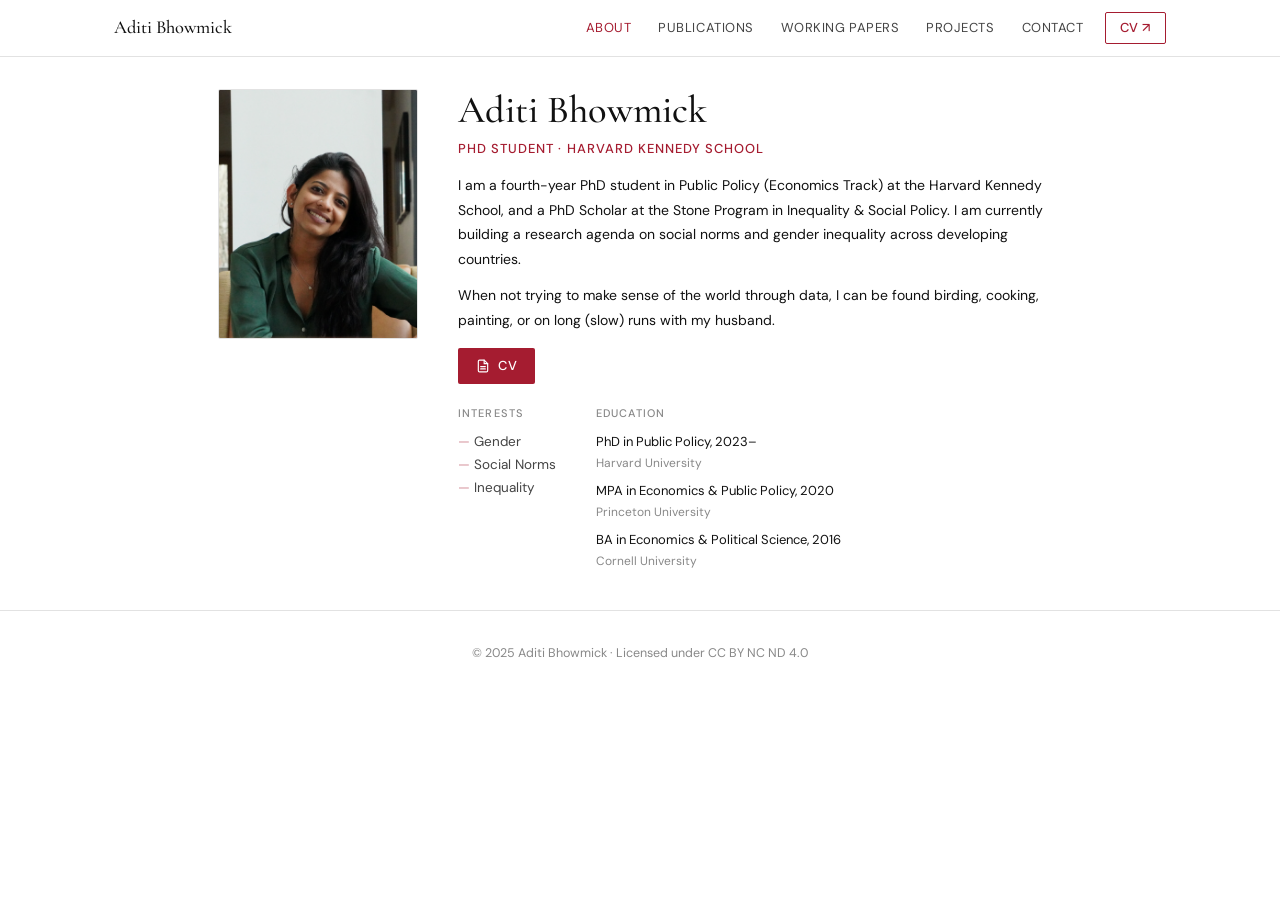
<file: index.html>
<!DOCTYPE html>
<html lang="en">
<head>
<meta charset="UTF-8">
<meta name="viewport" content="width=device-width, initial-scale=1.0">
<title>Aditi Bhowmick</title>
<link rel="preconnect" href="https://fonts.googleapis.com">
<link rel="preconnect" href="https://fonts.gstatic.com" crossorigin>
<link href="https://fonts.googleapis.com/css2?family=Cormorant+Garamond:ital,wght@0,400;0,500;0,600;1,400;1,500&family=DM+Sans:wght@300;400;500&display=swap" rel="stylesheet">
<style>
  *, *::before, *::after { box-sizing: border-box; margin: 0; padding: 0; }

  :root {
    --bg: #ffffff;
    --surface: #f5f5f5;
    --ink: #111111;
    --ink-muted: #444444;
    --ink-light: #888888;
    --accent: #A51C30;
    --accent-dark: #8a1525;
    --border: #e2e2e2;
    --border-strong: #bbbbbb;
    --serif: 'Cormorant Garamond', Georgia, serif;
    --sans: 'DM Sans', system-ui, sans-serif;
  }

  body {
    background: var(--bg);
    color: var(--ink);
    font-family: var(--sans);
    font-size: 15px;
    line-height: 1.7;
    -webkit-font-smoothing: antialiased;
  }

  /* NAV */
  nav {
    position: sticky;
    top: 0;
    z-index: 100;
    background: rgba(255,255,255,0.97);
    backdrop-filter: blur(8px);
    border-bottom: 1px solid var(--border);
  }

  .nav-inner {
    max-width: 1100px;
    margin: 0 auto;
    padding: 0 1.5rem;
    display: flex;
    align-items: center;
    justify-content: space-between;
    height: 56px;
  }

  .nav-name {
    font-family: var(--serif);
    font-size: 1.15rem;
    font-weight: 500;
    color: var(--ink);
    text-decoration: none;
    cursor: pointer;
    white-space: nowrap;
  }

  .nav-links {
    display: flex;
    align-items: center;
    list-style: none;
  }

  .nav-links a {
    display: block;
    padding: 0 0.85rem;
    font-size: 13px;
    font-weight: 400;
    letter-spacing: 0.04em;
    text-transform: uppercase;
    color: var(--ink-muted);
    text-decoration: none;
    cursor: pointer;
    transition: color 0.15s;
  }

  .nav-links a:hover,
  .nav-links a.active { color: var(--accent); }

  .nav-links .cv-link a {
    color: var(--accent);
    border: 1px solid var(--accent);
    border-radius: 2px;
    padding: 4px 14px;
    margin-left: 0.5rem;
    font-weight: 500;
    transition: background 0.15s, color 0.15s;
  }

  .nav-links .cv-link a:hover {
    background: var(--accent);
    color: #fff;
  }

  .hamburger {
    display: none;
    flex-direction: column;
    gap: 5px;
    cursor: pointer;
    background: none;
    border: none;
    padding: 6px;
  }

  .hamburger span {
    display: block;
    width: 22px;
    height: 1.5px;
    background: var(--ink);
    transition: all 0.25s;
    transform-origin: center;
  }

  .hamburger.open span:nth-child(1) { transform: translateY(6.5px) rotate(45deg); }
  .hamburger.open span:nth-child(2) { opacity: 0; transform: scaleX(0); }
  .hamburger.open span:nth-child(3) { transform: translateY(-6.5px) rotate(-45deg); }

  .mobile-menu {
    display: none;
    position: fixed;
    top: 56px; left: 0; right: 0; bottom: 0;
    background: #fff;
    z-index: 99;
    flex-direction: column;
    align-items: center;
    justify-content: center;
    gap: 2rem;
  }

  .mobile-menu.open { display: flex; }

  .mobile-menu a {
    font-family: var(--serif);
    font-size: 2rem;
    font-weight: 500;
    color: var(--ink);
    text-decoration: none;
    cursor: pointer;
    transition: color 0.15s;
  }

  .mobile-menu a:hover { color: var(--accent); }

  /* PAGES */
  .page {
    display: none;
    max-width: 1100px;
    margin: 0 auto;
    padding: 2rem 10%;
    animation: fadein 0.2s ease;
  }

  .page.active { display: block; }

  #page-about.active {
    display: grid;
    grid-template-columns: 200px 1fr;
    gap: 2.5rem;
    align-items: start;
    direction: ltr;
  }

  @keyframes fadein {
    from { opacity: 0; transform: translateY(6px); }
    to   { opacity: 1; transform: translateY(0); }
  }

  /* ABOUT */
  .hero-photo {
    width: 200px;
    height: 250px;
    border-radius: 2px;
    object-fit: cover;
    object-position: center top;
    border: 1px solid var(--border);
    display: block;
  }
  .hero-text h1 {
    font-family: var(--serif);
    font-size: 2.4rem;
    font-weight: 500;
    line-height: 1.1;
    margin-bottom: 0.4rem;
  }

  .hero-subtitle {
    font-size: 13px;
    letter-spacing: 0.08em;
    text-transform: uppercase;
    color: var(--accent);
    font-weight: 500;
    margin-bottom: 0.85rem;
  }

  .hero-bio {
   font-size: 14px;
   line-height: 1.75;
   max-width: 600px;
   margin-bottom: 0.75rem;
  }

  .cv-btn {
    display: inline-flex;
    align-items: center;
    gap: 0.5rem;
    margin: 0.25rem 0 1.25rem;
    padding: 7px 18px;
    background: var(--accent);
    color: #fff;
    font-family: var(--sans);
    font-size: 13px;
    font-weight: 500;
    letter-spacing: 0.05em;
    text-transform: uppercase;
    text-decoration: none;
    border-radius: 2px;
    transition: background 0.15s;
  }

  .cv-btn:hover { background: var(--accent-dark); }

  .hero-meta { display: flex; gap: 2.5rem; flex-wrap: wrap; }

  .hero-meta-group h4 {
    font-size: 11px;
    text-transform: uppercase;
    letter-spacing: 0.1em;
    color: var(--ink-light);
    margin-bottom: 0.5rem;
    font-weight: 500;
  }

  .hero-meta-group ul { list-style: none; font-size: 13.5px; color: var(--ink-muted); }
  .hero-meta-group ul li::before { content: '— '; color: var(--accent); opacity: 0.5; }

  .edu-item { margin-bottom: 0.4rem; }
  .edu-item .degree { font-size: 13px; color: var(--ink); }
  .edu-item .school { font-size: 12px; color: var(--ink-light); }

  /* SECTION HEADER */
  .section-header {
    display: flex;
    align-items: baseline;
    gap: 1rem;
    margin-bottom: 2.5rem;
  }

  .section-title {
    font-family: var(--serif);
    font-size: 2rem;
    font-weight: 500;
    white-space: nowrap;
  }

  .section-line { flex: 1; height: 1px; background: var(--border); }

  /* PUBLICATIONS */
  .pub-list { display: flex; flex-direction: column; }

  .pub-item {
    display: grid;
    grid-template-columns: 1fr auto;
    align-items: start;
    gap: 1rem;
    padding: 1.5rem 0;
    border-bottom: 1px solid var(--border);
  }

  .pub-item:first-child { border-top: 1px solid var(--border); }

  .pub-journal {
    font-size: 11px;
    font-weight: 500;
    text-transform: uppercase;
    letter-spacing: 0.1em;
    color: var(--accent);
    margin-bottom: 0.35rem;
  }

  .pub-title {
    font-family: var(--serif);
    font-size: 1.2rem;
    font-weight: 500;
    line-height: 1.35;
    margin-bottom: 0.4rem;
  }

  .pub-title a { color: var(--ink); text-decoration: none; transition: color 0.15s; }
  .pub-title a:hover { color: var(--accent); }

  .pub-authors { font-size: 13px; color: var(--ink-light); margin-bottom: 0.6rem; }
  .pub-links { display: flex; gap: 0.5rem; flex-wrap: wrap; }

  .pub-link {
    font-size: 11.5px;
    font-weight: 500;
    letter-spacing: 0.04em;
    text-transform: uppercase;
    padding: 3px 10px;
    border: 1px solid var(--border-strong);
    border-radius: 2px;
    color: var(--ink-muted);
    text-decoration: none;
    transition: all 0.15s;
  }

  .pub-link:hover { border-color: var(--accent); color: var(--accent); }

  .pub-year {
    font-family: var(--serif);
    font-size: 1.5rem;
    color: var(--border-strong);
    font-weight: 400;
    white-space: nowrap;
  }

  /* WORKING PAPERS */
  .wp-grid {
    display: grid;
    grid-template-columns: repeat(auto-fill, minmax(280px, 1fr));
    gap: 1.5rem;
  }

  .wp-card {
    border: 1px solid var(--border);
    border-radius: 2px;
    padding: 1.5rem;
    transition: border-color 0.2s, transform 0.2s;
  }

  .wp-card:hover { border-color: var(--accent); transform: translateY(-2px); }

  .wp-status {
    display: inline-block;
    font-size: 10.5px;
    font-weight: 500;
    text-transform: uppercase;
    letter-spacing: 0.08em;
    padding: 2px 8px;
    border-radius: 1px;
    margin-bottom: 0.75rem;
  }

  .wp-status.submitted  { background: rgba(165,28,48,0.06); color: var(--accent); border: 1px solid rgba(165,28,48,0.2); }
  .wp-status.ongoing    { background: #f5f5f5; color: var(--ink-muted); border: 1px solid var(--border); }
  .wp-status.forthcoming{ background: #f5f5f5; color: #2a6e2a; border: 1px solid #c0d8c0; }

  .wp-title { font-family: var(--serif); font-size: 1.1rem; font-weight: 500; line-height: 1.35; margin-bottom: 0.5rem; }
  .wp-title a { color: var(--ink); text-decoration: none; transition: color 0.15s; }
  .wp-title a:hover { color: var(--accent); }
  .wp-authors { font-size: 12.5px; color: var(--ink-light); }

  /* PROJECTS */
  .projects-grid {
    display: grid;
    grid-template-columns: repeat(auto-fill, minmax(240px, 1fr));
    gap: 1.25rem;
  }

  .project-card {
    border: 1px solid var(--border);
    border-radius: 2px;
    overflow: hidden;
    transition: border-color 0.2s, transform 0.2s;
    text-decoration: none;
    color: inherit;
    display: block;
  }

  .project-card:hover { border-color: var(--accent); transform: translateY(-2px); }

  .project-img { width: 100%; height: 130px; object-fit: cover; display: block; background: var(--surface); }
  .project-body { padding: 1rem 1.15rem; }

  .project-tag {
    font-size: 10.5px;
    font-weight: 500;
    text-transform: uppercase;
    letter-spacing: 0.08em;
    color: var(--accent);
    opacity: 0.75;
    margin-bottom: 0.3rem;
  }

  .project-title { font-family: var(--serif); font-size: 1.05rem; font-weight: 500; line-height: 1.3; color: var(--ink); margin-bottom: 0.3rem; }
  .project-sub { font-size: 12.5px; color: var(--ink-light); line-height: 1.5; }

  /* CONTACT */
  .contact-grid {
    display: grid;
    grid-template-columns: 1fr 1fr;
    gap: 3rem;
    align-items: start;
  }

  .contact-blurb { font-family: var(--serif); font-size: 1.5rem; line-height: 1.5; color: var(--ink); }
  .contact-links { display: flex; flex-direction: column; gap: 1rem; padding-top: 0.5rem; }

  .contact-link {
    display: flex;
    align-items: center;
    gap: 0.75rem;
    text-decoration: none;
    color: var(--ink-muted);
    font-size: 14px;
    transition: color 0.15s;
  }

  .contact-link:hover { color: var(--accent); }

  .contact-icon {
    width: 32px; height: 32px;
    border: 1px solid var(--border-strong);
    border-radius: 2px;
    display: flex; align-items: center; justify-content: center;
    flex-shrink: 0;
  }

  footer {
    border-top: 1px solid var(--border);
    text-align: center;
    padding: 2rem 1.5rem;
    font-size: 12.5px;
    color: var(--ink-light);
  }

  /* RESPONSIVE */
  @media (max-width: 700px) {
    .nav-links { display: none; }
    .hamburger { display: flex; }

    #page-about.active { grid-template-columns: 1fr; padding: 2.5rem 1.25rem; gap: 1.75rem; }
    .hero-photo { width: 110px; height: 110px; }
    .hero-text h1 { font-size: 2.2rem; }
    .hero-meta { flex-direction: column; gap: 1.5rem; }
    .page { padding: 2.5rem 1.25rem; }
    .section-title { font-size: 1.6rem; }
    .pub-item { grid-template-columns: 1fr; }
    .pub-year { display: none; }
    .contact-grid { grid-template-columns: 1fr; gap: 1.75rem; }
  }
</style>
</head>
<body>

<nav>
  <div class="nav-inner">
    <a class="nav-name" onclick="showPage('about')">Aditi Bhowmick</a>
    <ul class="nav-links">
      <li><a onclick="showPage('about')" data-page="about" class="active">About</a></li>
      <li><a onclick="showPage('publications')" data-page="publications">Publications</a></li>
      <li><a onclick="showPage('wp')" data-page="wp">Working Papers</a></li>
      <li><a onclick="showPage('projects')" data-page="projects">Projects</a></li>
      <li><a onclick="showPage('contact')" data-page="contact">Contact</a></li>
      <li class="cv-link"><a href="https://aditib738.github.io/mywebsite/Aditi_CV.pdf" target="_blank" rel="noopener">CV ↗</a></li>
    </ul>
    <button class="hamburger" id="hamburger" aria-label="Toggle menu">
      <span></span><span></span><span></span>
    </button>
  </div>
</nav>

<div class="mobile-menu" id="mobile-menu">
  <a onclick="showPage('about');closeMobile()">About</a>
  <a onclick="showPage('publications');closeMobile()">Publications</a>
  <a onclick="showPage('wp');closeMobile()">Working Papers</a>
  <a onclick="showPage('projects');closeMobile()">Projects</a>
  <a onclick="showPage('contact');closeMobile()">Contact</a>
  <a href="https://aditib738.github.io/mywebsite/Aditi_CV.pdf" target="_blank" rel="noopener">CV ↗</a>
</div>

<!-- ABOUT -->
<section id="page-about" class="page active">
  <img class="hero-photo" src="avatar.jpg" alt="Aditi Bhowmick" onerror="this.style.background='#e2e2e2';this.removeAttribute('src')"/>
  <div class="hero-text">
    <h1>Aditi Bhowmick</h1>
    <p class="hero-subtitle">PhD Student · Harvard Kennedy School</p>
    <p class="hero-bio">
      I am a  fourth-year PhD student in Public Policy (Economics Track) at the Harvard Kennedy School,
      and a PhD Scholar at the Stone Program in Inequality &amp; Social Policy.
      I am currently building a research agenda on social norms and gender inequality
      across developing countries.
    </p>
    <p class="hero-bio">
      When not trying to make sense of the world through data, I can be found birding, cooking, painting,
      or on long (slow) runs with my husband.
    </p>
    <a class="cv-btn" href="https://aditib738.github.io/mywebsite/Aditi_CV.pdf" target="_blank" rel="noopener">
      <svg width="14" height="14" viewBox="0 0 24 24" fill="none" stroke="currentColor" stroke-width="2" stroke-linecap="round" stroke-linejoin="round"><path d="M14 2H6a2 2 0 0 0-2 2v16a2 2 0 0 0 2 2h12a2 2 0 0 0 2-2V8z"/><polyline points="14 2 14 8 20 8"/><line x1="16" y1="13" x2="8" y2="13"/><line x1="16" y1="17" x2="8" y2="17"/></svg>
      CV
    </a>
    <div class="hero-meta">
      <div class="hero-meta-group">
        <h4>Interests</h4>
        <ul>
          <li>Gender</li>
          <li>Social Norms</li>
          <li>Inequality</li>
        </ul>
      </div>
      <div class="hero-meta-group">
        <h4>Education</h4>
        <div class="edu-item">
          <div class="degree">PhD in Public Policy, 2023–</div>
          <div class="school">Harvard University</div>
        </div>
        <div class="edu-item">
          <div class="degree">MPA in Economics &amp; Public Policy, 2020</div>
          <div class="school">Princeton University</div>
        </div>
        <div class="edu-item">
          <div class="degree">BA in Economics &amp; Political Science, 2016</div>
          <div class="school">Cornell University</div>
        </div>
      </div>
    </div>
  </div>
</section>

<!-- PUBLICATIONS -->
<section id="page-publications" class="page">
  <div class="section-header">
    <h2 class="section-title">Publications</h2>
    <div class="section-line"></div>
  </div>
  <div class="pub-list">

    <div class="pub-item">
      <div>
        <div class="pub-journal">HKS Center for International Development: Development Reimagined</div>
        <div class="pub-title"><a href="https://www.aditibhowmick.com/publication/cid/cid.pdf" target="_blank" rel="noopener">Social Norms: The Invisible Inputs and Outputs of Development Policy</a></div>
        <div class="pub-authors">Aditi Bhowmick and Eliana La Ferrara</div>
        <div class="pub-links">
          <a class="pub-link" href="https://drive.google.com/file/d/1aIdAx_H-02E2ELmxfIB3yHmuHRXZCWuo/view?usp=sharing" target="_blank" rel="noopener">Link</a>
          <a class="pub-link" href="https://www.hks.harvard.edu/centers/cid/publications/development-reimagined" target="_blank" rel="noopener">Media</a>
        </div>
      </div>
      <div class="pub-year">2026</div>
    </div>
    
    <div class="pub-item">
      <div>
        <div class="pub-journal">The Review of Economics and Statistics</div>
        <div class="pub-title"><a href="https://www.aditibhowmick.com/publication/just/just.pdf" target="_blank" rel="noopener">In-group bias in the Indian judiciary: Evidence from 5 million criminal cases</a></div>
        <div class="pub-authors">Elliott Ash, Sam Asher, Aditi Bhowmick, Sandeep Bhupatiraju, Daniel Chen, Tanaya Devi, Christoph Goessmann, Paul Novosad, Bilal Siddiqui</div>
        <div class="pub-links">
          <a class="pub-link" href="https://www.aditibhowmick.com/publication/just/just.pdf" target="_blank" rel="noopener">PDF</a>
          <a class="pub-link" href="https://github.com/devdatalab/paper-justice" target="_blank" rel="noopener">Code</a>
          <a class="pub-link" href="https://www.devdatalab.org/judicial-data" target="_blank" rel="noopener">Dataset</a>
          <a class="pub-link" href="https://indianexpress.com/article/india/district-courts-order-gender-religion-bias-7181919/" target="_blank" rel="noopener">Media</a>
        </div>
      </div>
      <div class="pub-year">2023</div>
    </div>

    <div class="pub-item">
      <div>
        <div class="pub-journal">Journal of Labor Research</div>
        <div class="pub-title"><a href="https://link.springer.com/article/10.1007/s12122-022-09339-w" target="_blank" rel="noopener">English Proficiency, Gender and the Occupations of Childhood Immigrants in the US</a></div>
        <div class="pub-authors">Alicia Adsera, Aditi Bhowmick</div>
        <div class="pub-links">
          <a class="pub-link" href="https://link.springer.com/article/10.1007/s12122-022-09339-w" target="_blank" rel="noopener">Article</a>
        </div>
      </div>
      <div class="pub-year">2022</div>
    </div>

    <div class="pub-item">
      <div>
        <div class="pub-journal">Science</div>
        <div class="pub-title"><a href="https://www.aditibhowmick.com/publication/science/science.pdf" target="_blank" rel="noopener">COVID mortality in India: National survey data and health facility deaths</a></div>
        <div class="pub-authors">Prabhat Jha, Yashwant Deshmukh, Chinmay Tumbe, Wilson Suraweera, Aditi Bhowmick, et al.</div>
        <div class="pub-links">
          <a class="pub-link" href="https://www.aditibhowmick.com/publication/science/science.pdf" target="_blank" rel="noopener">PDF</a>
          <a class="pub-link" href="https://www.devdatalab.org/covid" target="_blank" rel="noopener">Dataset</a>
        </div>
      </div>
      <div class="pub-year">2022</div>
    </div>

    <div class="pub-item">
      <div>
        <div class="pub-journal">India Policy Forum</div>
        <div class="pub-title"><a href="https://www.aditibhowmick.com/publication/ipf/ipf.pdf" target="_blank" rel="noopener">Big, Open Data for Development: A Vision for India</a></div>
        <div class="pub-authors">Sam Asher, Aditi Bhowmick, Alison Campion, Tobias Lunt, Paul Novosad</div>
        <div class="pub-links">
          <a class="pub-link" href="https://www.aditibhowmick.com/publication/ipf/ipf.pdf" target="_blank" rel="noopener">PDF</a>
          <a class="pub-link" href="https://www.youtube.com/watch?v=_bH61Dktr70&t=8s" target="_blank" rel="noopener">Video</a>
        </div>
      </div>
      <div class="pub-year">2021</div>
    </div>

  </div>
</section>

<!-- WORKING PAPERS -->
<section id="page-wp" class="page">
  <div class="section-header">
    <h2 class="section-title">Working Papers</h2>
    <div class="section-line"></div>
  </div>
  <div class="wp-grid">

    <div class="wp-card">
      <span class="wp-status ongoing">Field Experiment: Data collection complete</span>
      <div class="wp-title"><a href="https://www.povertyactionlab.org/initiative-project/jobs-future-and-gender-norms-india" target="_blank" rel="noopener">Jobs of the Future and Gender Norms in India</a></div>
      <div class="wp-authors">Aditi Bhowmick · 2026</div>
    </div>

    <div class="wp-card">
      <span class="wp-status submitted">Revise and Resubmit at World Development</span>
      <div class="wp-title"><a href="https://papers.ssrn.com/sol3/papers.cfm?abstract_id=5591317" target="_blank" rel="noopener">Productivity Shocks in a Social Context: Divergent Gender Effects of Rural Electrification in India </a></div>
      <div class="wp-authors">Aditi Bhowmick · 2026</div>
    </div>

    <div class="wp-card">
      <span class="wp-status ongoing">Working Paper</span>
      <div class="wp-title"><a href="https://www.aditibhowmick.com/wp/cd/" target="_blank" rel="noopener">Cultural Capital and Economic Opportunity</a></div>
      <div class="wp-authors">Sam Asher, Aditi Bhowmick, Maurizio Bussolo, Vidisha Mehta, Paul Novosad · 2026</div>
    </div>

    <div class="wp-card">
      <span class="wp-status ongoing">Working Paper</span>
      <div class="wp-title"><a href="https://paulnovosad.com/pdf/fuma.pdf" target="_blank" rel="noopener">The Female Urban Mobility Advantage in South Asia</a></div>
      <div class="wp-authors">Sam Asher, Aditi Bhowmick, Maurizio Bussolo, Paul Novosad, Jonah Rexer, Sara Sethia · 2026</div>
    </div>

  </div>
</section>

<!-- PROJECTS -->
<section id="page-projects" class="page">
  <div class="section-header">
    <h2 class="section-title">Policy</h2>
    <div class="section-line"></div>
  </div>
  <div class="projects-grid">

    <a class="project-card" href="https://the1991project.com/essays/maiden-india-story-india-pre-and-post-1991-29-year-old-female-gaze" target="_blank" rel="noopener">
      <img class="project-img" src="img/maiden.png" alt="Maiden India" loading="lazy">
      <div class="project-body">
        <div class="project-tag">Passion Project</div>
        <div class="project-title">Maiden India</div>
        <div class="project-sub">A story of India pre and post 1991 from a 29-year-old female gaze</div>
      </div>
    </a>

    <a class="project-card" href="https://openknowledge.worldbank.org/entities/publication/74975221-7215-4687-aee8-9e881086cd60" target="_blank" rel="noopener">
      <img class="project-img" src="img/mob.jpg" alt="Map for Equitable Growth" loading="lazy">
      <div class="project-body">
        <div class="project-tag">Policy</div>
        <div class="project-title">A Map for Equitable Growth in South Asia</div>
        <div class="project-sub">Joint work with the World Bank SARCE</div>
      </div>
    </a>

    <a class="project-card" href="https://pubdocs.worldbank.org/en/645971613651626018/Economic-Effects-of-COVID19-Rapid-Rural-Surveys.pdf" target="_blank" rel="noopener">
      <img class="project-img" src="img/covid.png" alt="COVID rural households" loading="lazy">
      <div class="project-body">
        <div class="project-tag">Policy</div>
        <div class="project-title">Effects of COVID-19 on Rural Households in India</div>
        <div class="project-sub">Joint work with the World Bank and ID Insight</div>
      </div>
    </a>

    <a class="project-card" href="https://bhowmick-34728.medium.com/showmethewomen-makers-of-modern-india-623c6596129a" target="_blank" rel="noopener">
      <img class="project-img" src="img/women.png" alt="Show me the Women" loading="lazy">
      <div class="project-body">
        <div class="project-tag">Passion Project</div>
        <div class="project-title">Show me the Women</div>
        <div class="project-sub">A blog series on Indian female economists and policy-makers</div>
      </div>
    </a>

    <a class="project-card" href="https://aditib738.github.io/mywebsite/China%20BRI%20Workshop%20Report_Final_%202020.pdf" target="_blank" rel="noopener">
      <img class="project-img" src="img/china.png" alt="China BRI" loading="lazy">
      <div class="project-body">
        <div class="project-tag">Policy</div>
        <div class="project-title">China's Belt and Road Initiative</div>
        <div class="project-sub">Workshop report with Alex Entz, Pat Farrell, and collaborators</div>
      </div>
    </a>

    <a class="project-card" href="https://www.ideasforindia.in/topics/governance/digging-for-dirt-rent-seeking-among-elected-politicians-in-india-s-mineral-belt.html" target="_blank" rel="noopener">
      <img class="project-img" src="img/media.jpg" alt="Media" loading="lazy">
      <div class="project-body">
        <div class="project-tag">Media</div>
        <div class="project-title">Media</div>
        <div class="project-sub">Policy-relevant op-eds across media outlets</div>
      </div>
    </a>

  </div>
</section>

<!-- CONTACT -->
<section id="page-contact" class="page">
  <div class="section-header">
    <h2 class="section-title">Contact</h2>
    <div class="section-line"></div>
  </div>
  <div class="contact-grid">
    <p class="contact-blurb">
      I'm always happy to hear from researchers across disciplines, potential collaborators, or anyone passionate about gender and economics in South Asia.
    </p>
    <div class="contact-links">
      <a class="contact-link" href="mailto:aditib@alumni.princeton.edu">
        <div class="contact-icon">
          <svg width="14" height="14" viewBox="0 0 24 24" fill="none" stroke="currentColor" stroke-width="1.5" stroke-linecap="round" stroke-linejoin="round"><rect x="2" y="4" width="20" height="16" rx="2"/><path d="m22 7-8.97 5.7a1.94 1.94 0 0 1-2.06 0L2 7"/></svg>
        </div>
        aditib@alumni.princeton.edu
      </a>
      <a class="contact-link" href="https://twitter.com/AditiBhowmick18" target="_blank" rel="noopener">
        <div class="contact-icon">
          <svg width="14" height="14" viewBox="0 0 24 24" fill="currentColor"><path d="M18.244 2.25h3.308l-7.227 8.26 8.502 11.24H16.17l-5.214-6.817L4.99 21.75H1.68l7.73-8.835L1.254 2.25H8.08l4.713 6.231zm-1.161 17.52h1.833L7.084 4.126H5.117z"/></svg>
        </div>
        @AditiBhowmick18
      </a>
      <a class="contact-link" href="https://aditib738.github.io/mywebsite/Aditi_CV.pdf" target="_blank" rel="noopener">
        <div class="contact-icon">
          <svg width="14" height="14" viewBox="0 0 24 24" fill="none" stroke="currentColor" stroke-width="1.5" stroke-linecap="round" stroke-linejoin="round"><path d="M14 2H6a2 2 0 0 0-2 2v16a2 2 0 0 0 2 2h12a2 2 0 0 0 2-2V8z"/><polyline points="14 2 14 8 20 8"/><line x1="16" y1="13" x2="8" y2="13"/><line x1="16" y1="17" x2="8" y2="17"/></svg>
        </div>
        Download CV
      </a>
    </div>
  </div>
</section>

<footer>
  © 2025 Aditi Bhowmick · Licensed under CC BY NC ND 4.0
</footer>

<script>
  function showPage(id) {
    document.querySelectorAll('.page').forEach(p => p.classList.remove('active'));
    document.querySelectorAll('.nav-links a[data-page]').forEach(a => a.classList.remove('active'));
    const page = document.getElementById('page-' + id);
    if (page) page.classList.add('active');
    const link = document.querySelector('.nav-links a[data-page="' + id + '"]');
    if (link) link.classList.add('active');
    window.scrollTo(0, 0);
  }

  const hamburger = document.getElementById('hamburger');
  const mobileMenu = document.getElementById('mobile-menu');

  hamburger.addEventListener('click', () => {
    const isOpen = mobileMenu.classList.toggle('open');
    hamburger.classList.toggle('open', isOpen);
    document.body.style.overflow = isOpen ? 'hidden' : '';
  });

  function closeMobile() {
    mobileMenu.classList.remove('open');
    hamburger.classList.remove('open');
    document.body.style.overflow = '';
  }
</script>
</body>
</html>
</file>
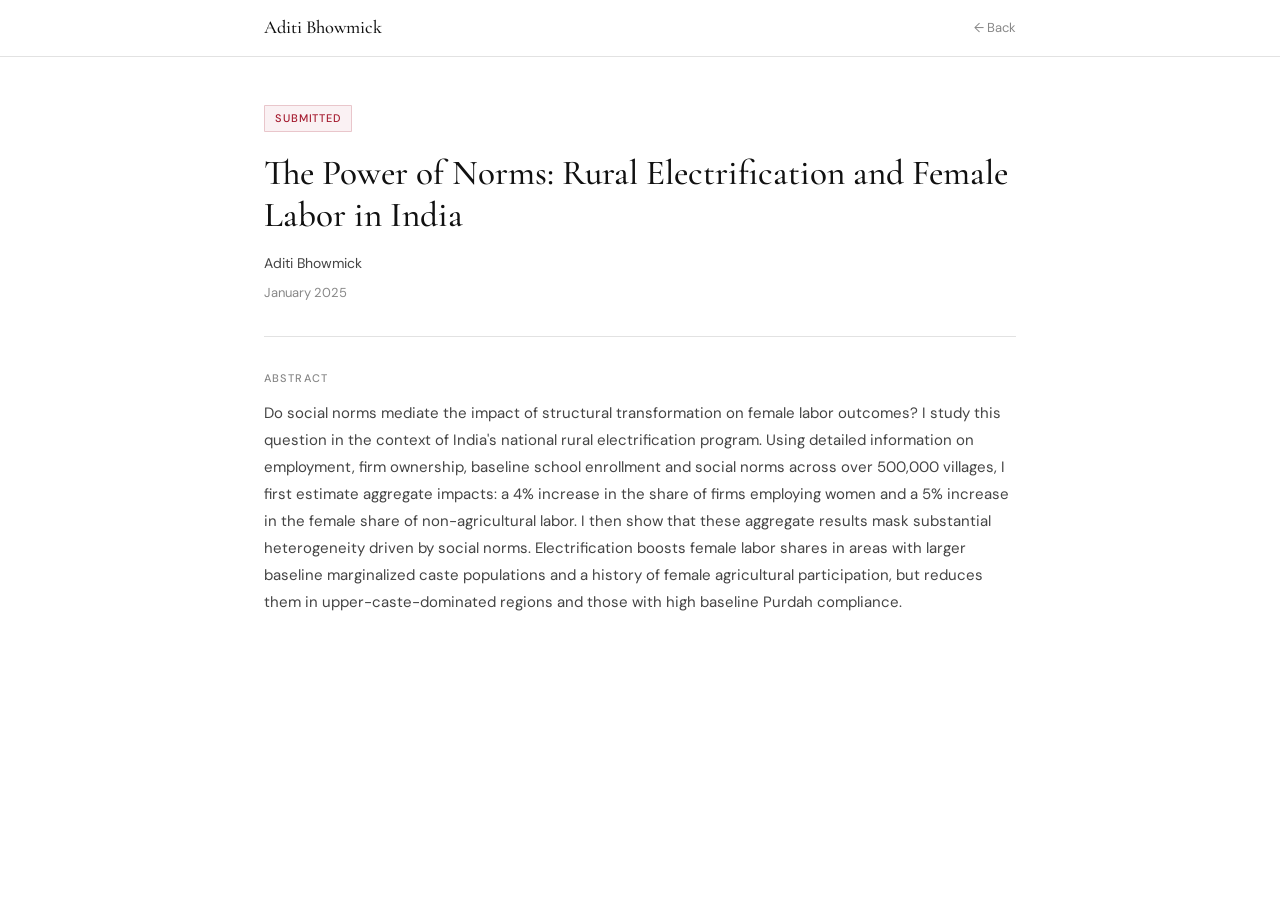
<file: wp/elec/index.html>
<!DOCTYPE html>
<html lang="en">
<head>
<meta charset="UTF-8">
<meta name="viewport" content="width=device-width, initial-scale=1.0">
<title>The Power of Norms — Aditi Bhowmick</title>
<link rel="preconnect" href="https://fonts.googleapis.com">
<link href="https://fonts.googleapis.com/css2?family=Cormorant+Garamond:ital,wght@0,400;0,500;0,600;1,400&family=DM+Sans:wght@300;400;500&display=swap" rel="stylesheet">
<style>
  *, *::before, *::after { box-sizing: border-box; margin: 0; padding: 0; }
  :root {
    --ink: #111111; --ink-muted: #444444; --ink-light: #888888;
    --accent: #A51C30; --border: #e2e2e2;
    --serif: 'Cormorant Garamond', Georgia, serif;
    --sans: 'DM Sans', system-ui, sans-serif;
  }
  body { background: #fff; color: var(--ink); font-family: var(--sans); font-size: 15px; line-height: 1.7; -webkit-font-smoothing: antialiased; }
  nav { position: sticky; top: 0; z-index: 100; background: rgba(255,255,255,0.97); border-bottom: 1px solid var(--border); }
  .nav-inner { max-width: 800px; margin: 0 auto; padding: 0 1.5rem; display: flex; align-items: center; justify-content: space-between; height: 56px; }
  .nav-name { font-family: var(--serif); font-size: 1.15rem; font-weight: 500; color: var(--ink); text-decoration: none; }
  .nav-name:hover { color: var(--accent); }
  .back-link { font-size: 13px; color: var(--ink-light); text-decoration: none; display: flex; align-items: center; gap: 0.4rem; transition: color 0.15s; }
  .back-link:hover { color: var(--accent); }
  main { max-width: 800px; margin: 0 auto; padding: 3rem 1.5rem 5rem; }
  .paper-status { font-size: 11px; font-weight: 500; text-transform: uppercase; letter-spacing: 0.08em; padding: 3px 10px; border-radius: 1px; background: rgba(165,28,48,0.06); color: var(--accent); border: 1px solid rgba(165,28,48,0.2); display: inline-block; margin-bottom: 1.25rem; }
  h1 { font-family: var(--serif); font-size: 2.2rem; font-weight: 500; line-height: 1.2; margin-bottom: 1rem; }
  .authors { font-size: 14px; color: var(--ink-muted); margin-bottom: 0.4rem; }
  .date { font-size: 13px; color: var(--ink-light); margin-bottom: 2rem; }
  .divider { border: none; border-top: 1px solid var(--border); margin: 2rem 0; }
  .section-label { font-size: 11px; font-weight: 500; text-transform: uppercase; letter-spacing: 0.1em; color: var(--ink-light); margin-bottom: 0.75rem; }
  .body-text { font-size: 15px; line-height: 1.8; color: var(--ink-muted); }
</style>
</head>
<body>
<nav>
  <div class="nav-inner">
    <a class="nav-name" href="/">Aditi Bhowmick</a>
    <a class="back-link" href="/">← Back</a>
  </div>
</nav>
<main>
  <span class="paper-status">Submitted</span>
  <h1>The Power of Norms: Rural Electrification and Female Labor in India</h1>
  <div class="authors">Aditi Bhowmick</div>
  <div class="date">January 2025</div>
  <hr class="divider">
  <div class="section-label">Abstract</div>
  <p class="body-text">Do social norms mediate the impact of structural transformation on female labor outcomes? I study this question in the context of India's national rural electrification program. Using detailed information on employment, firm ownership, baseline school enrollment and social norms across over 500,000 villages, I first estimate aggregate impacts: a 4% increase in the share of firms employing women and a 5% increase in the female share of non-agricultural labor. I then show that these aggregate results mask substantial heterogeneity driven by social norms. Electrification boosts female labor shares in areas with larger baseline marginalized caste populations and a history of female agricultural participation, but reduces them in upper-caste-dominated regions and those with high baseline Purdah compliance.</p>
</main>
</body>
</html>
</file>
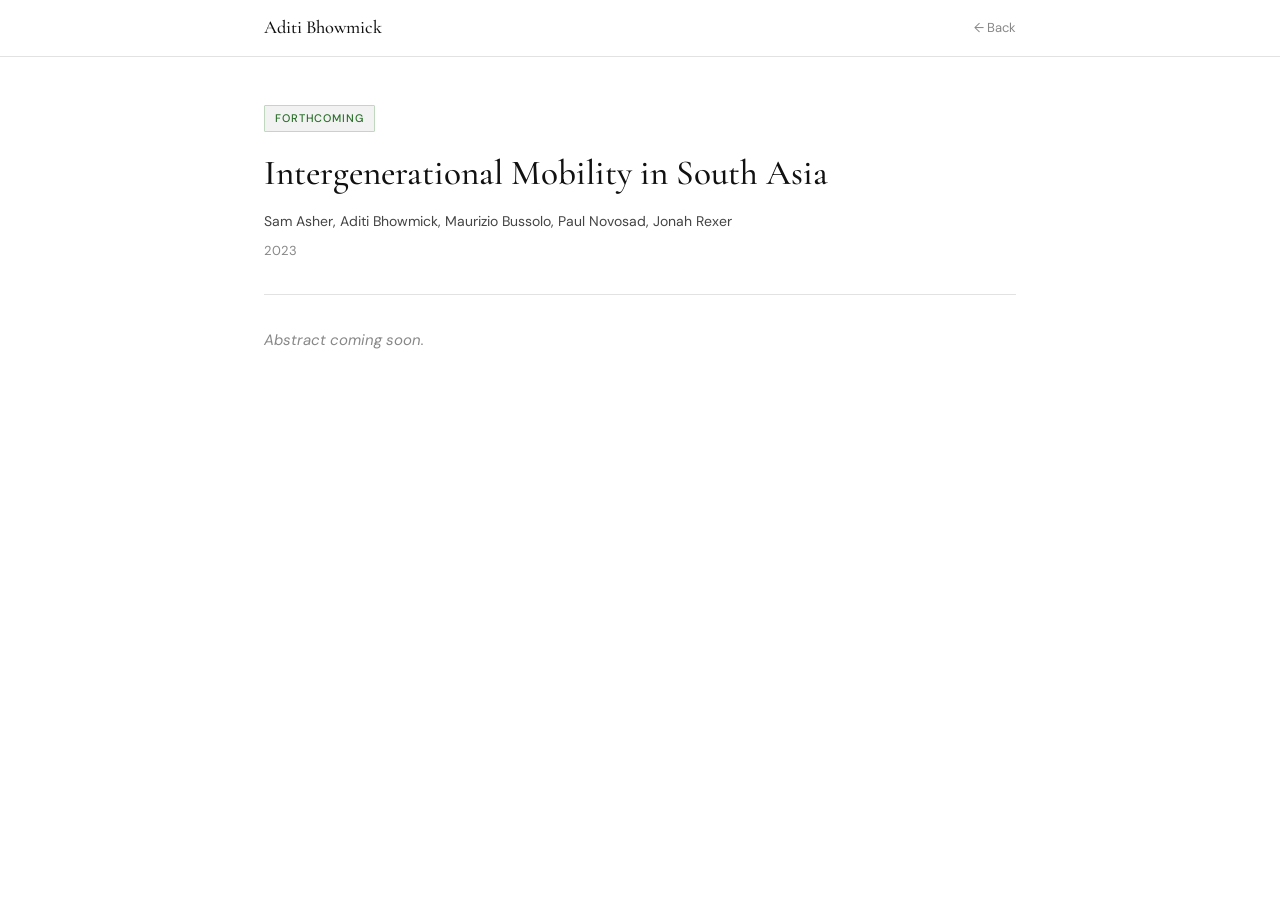
<file: wp/mobility/index.html>
<!DOCTYPE html>
<html lang="en">
<head>
<meta charset="UTF-8">
<meta name="viewport" content="width=device-width, initial-scale=1.0">
<title>Intergenerational Mobility in South Asia — Aditi Bhowmick</title>
<link rel="preconnect" href="https://fonts.googleapis.com">
<link href="https://fonts.googleapis.com/css2?family=Cormorant+Garamond:ital,wght@0,400;0,500;0,600;1,400&family=DM+Sans:wght@300;400;500&display=swap" rel="stylesheet">
<style>
  *, *::before, *::after { box-sizing: border-box; margin: 0; padding: 0; }
  :root {
    --ink: #111111; --ink-muted: #444444; --ink-light: #888888;
    --accent: #A51C30; --border: #e2e2e2;
    --serif: 'Cormorant Garamond', Georgia, serif;
    --sans: 'DM Sans', system-ui, sans-serif;
  }
  body { background: #fff; color: var(--ink); font-family: var(--sans); font-size: 15px; line-height: 1.7; -webkit-font-smoothing: antialiased; }
  nav { position: sticky; top: 0; z-index: 100; background: rgba(255,255,255,0.97); border-bottom: 1px solid var(--border); }
  .nav-inner { max-width: 800px; margin: 0 auto; padding: 0 1.5rem; display: flex; align-items: center; justify-content: space-between; height: 56px; }
  .nav-name { font-family: var(--serif); font-size: 1.15rem; font-weight: 500; color: var(--ink); text-decoration: none; }
  .nav-name:hover { color: var(--accent); }
  .back-link { font-size: 13px; color: var(--ink-light); text-decoration: none; display: flex; align-items: center; gap: 0.4rem; transition: color 0.15s; }
  .back-link:hover { color: var(--accent); }
  main { max-width: 800px; margin: 0 auto; padding: 3rem 1.5rem 5rem; }
  .paper-status { font-size: 11px; font-weight: 500; text-transform: uppercase; letter-spacing: 0.08em; padding: 3px 10px; border-radius: 1px; background: #f2f2f2; color: #2a6e2a; border: 1px solid #c0d8c0; display: inline-block; margin-bottom: 1.25rem; }
  h1 { font-family: var(--serif); font-size: 2.2rem; font-weight: 500; line-height: 1.2; margin-bottom: 1rem; }
  .authors { font-size: 14px; color: var(--ink-muted); margin-bottom: 0.4rem; }
  .date { font-size: 13px; color: var(--ink-light); margin-bottom: 2rem; }
  .divider { border: none; border-top: 1px solid var(--border); margin: 2rem 0; }
  .body-text { font-size: 15px; line-height: 1.8; color: var(--ink-light); font-style: italic; }
</style>
</head>
<body>
<nav>
  <div class="nav-inner">
    <a class="nav-name" href="/">Aditi Bhowmick</a>
    <a class="back-link" href="/">← Back</a>
  </div>
</nav>
<main>
  <span class="paper-status">Forthcoming</span>
  <h1>Intergenerational Mobility in South Asia</h1>
  <div class="authors">Sam Asher, Aditi Bhowmick, Maurizio Bussolo, Paul Novosad, Jonah Rexer</div>
  <div class="date">2023</div>
  <hr class="divider">
  <p class="body-text">Abstract coming soon.</p>
</main>
</body>
</html>
</file>
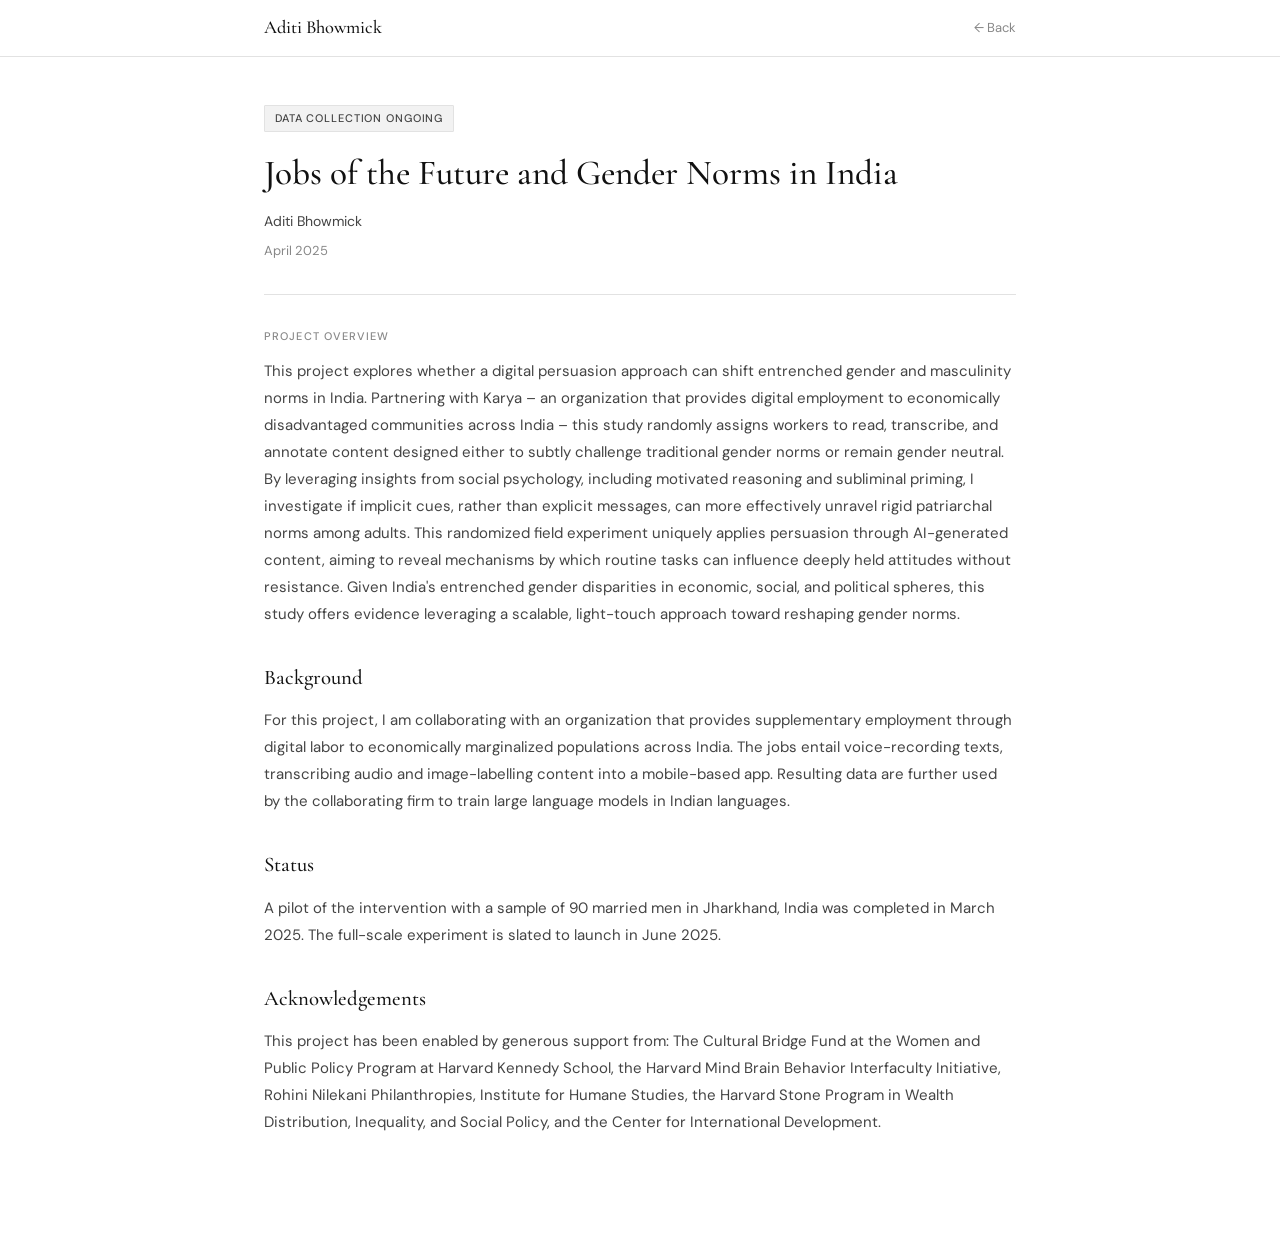
<file: wp/norms/index.html>
<!DOCTYPE html>
<html lang="en">
<head>
<meta charset="UTF-8">
<meta name="viewport" content="width=device-width, initial-scale=1.0">
<title>Jobs of the Future and Gender Norms in India — Aditi Bhowmick</title>
<link rel="preconnect" href="https://fonts.googleapis.com">
<link href="https://fonts.googleapis.com/css2?family=Cormorant+Garamond:ital,wght@0,400;0,500;0,600;1,400&family=DM+Sans:wght@300;400;500&display=swap" rel="stylesheet">
<style>
  *, *::before, *::after { box-sizing: border-box; margin: 0; padding: 0; }
  :root {
    --ink: #111111; --ink-muted: #444444; --ink-light: #888888;
    --accent: #A51C30; --border: #e2e2e2;
    --serif: 'Cormorant Garamond', Georgia, serif;
    --sans: 'DM Sans', system-ui, sans-serif;
  }
  body { background: #fff; color: var(--ink); font-family: var(--sans); font-size: 15px; line-height: 1.7; -webkit-font-smoothing: antialiased; }
  nav { position: sticky; top: 0; z-index: 100; background: rgba(255,255,255,0.97); border-bottom: 1px solid var(--border); }
  .nav-inner { max-width: 800px; margin: 0 auto; padding: 0 1.5rem; display: flex; align-items: center; justify-content: space-between; height: 56px; }
  .nav-name { font-family: var(--serif); font-size: 1.15rem; font-weight: 500; color: var(--ink); text-decoration: none; }
  .nav-name:hover { color: var(--accent); }
  .back-link { font-size: 13px; color: var(--ink-light); text-decoration: none; display: flex; align-items: center; gap: 0.4rem; transition: color 0.15s; }
  .back-link:hover { color: var(--accent); }
  main { max-width: 800px; margin: 0 auto; padding: 3rem 1.5rem 5rem; }
  .paper-status { font-size: 11px; font-weight: 500; text-transform: uppercase; letter-spacing: 0.08em; padding: 3px 10px; border-radius: 1px; background: #f2f2f2; color: var(--ink-muted); border: 1px solid var(--border); display: inline-block; margin-bottom: 1.25rem; }
  h1 { font-family: var(--serif); font-size: 2.2rem; font-weight: 500; line-height: 1.2; margin-bottom: 1rem; }
  .authors { font-size: 14px; color: var(--ink-muted); margin-bottom: 0.4rem; }
  .date { font-size: 13px; color: var(--ink-light); margin-bottom: 2rem; }
  .divider { border: none; border-top: 1px solid var(--border); margin: 2rem 0; }
  .section-label { font-size: 11px; font-weight: 500; text-transform: uppercase; letter-spacing: 0.1em; color: var(--ink-light); margin-bottom: 0.75rem; }
  .body-text { font-size: 15px; line-height: 1.8; color: var(--ink-muted); margin-bottom: 1.5rem; }
  h2 { font-family: var(--serif); font-size: 1.3rem; font-weight: 500; margin: 2rem 0 0.75rem; color: var(--ink); }
</style>
</head>
<body>
<nav>
  <div class="nav-inner">
    <a class="nav-name" href="/">Aditi Bhowmick</a>
    <a class="back-link" href="/">← Back</a>
  </div>
</nav>
<main>
  <span class="paper-status">Data collection ongoing</span>
  <h1>Jobs of the Future and Gender Norms in India</h1>
  <div class="authors">Aditi Bhowmick</div>
  <div class="date">April 2025</div>
  <hr class="divider">
  <div class="section-label">Project Overview</div>
  <p class="body-text">This project explores whether a digital persuasion approach can shift entrenched gender and masculinity norms in India. Partnering with Karya – an organization that provides digital employment to economically disadvantaged communities across India – this study randomly assigns workers to read, transcribe, and annotate content designed either to subtly challenge traditional gender norms or remain gender neutral. By leveraging insights from social psychology, including motivated reasoning and subliminal priming, I investigate if implicit cues, rather than explicit messages, can more effectively unravel rigid patriarchal norms among adults. This randomized field experiment uniquely applies persuasion through AI-generated content, aiming to reveal mechanisms by which routine tasks can influence deeply held attitudes without resistance. Given India's entrenched gender disparities in economic, social, and political spheres, this study offers evidence leveraging a scalable, light-touch approach toward reshaping gender norms.</p>
  <h2>Background</h2>
  <p class="body-text">For this project, I am collaborating with an organization that provides supplementary employment through digital labor to economically marginalized populations across India. The jobs entail voice-recording texts, transcribing audio and image-labelling content into a mobile-based app. Resulting data are further used by the collaborating firm to train large language models in Indian languages.</p>
  <h2>Status</h2>
  <p class="body-text">A pilot of the intervention with a sample of 90 married men in Jharkhand, India was completed in March 2025. The full-scale experiment is slated to launch in June 2025.</p>
  <h2>Acknowledgements</h2>
  <p class="body-text">This project has been enabled by generous support from: The Cultural Bridge Fund at the Women and Public Policy Program at Harvard Kennedy School, the Harvard Mind Brain Behavior Interfaculty Initiative, Rohini Nilekani Philanthropies, Institute for Humane Studies, the Harvard Stone Program in Wealth Distribution, Inequality, and Social Policy, and the Center for International Development.</p>
</main>
</body>
</html>
</file>
